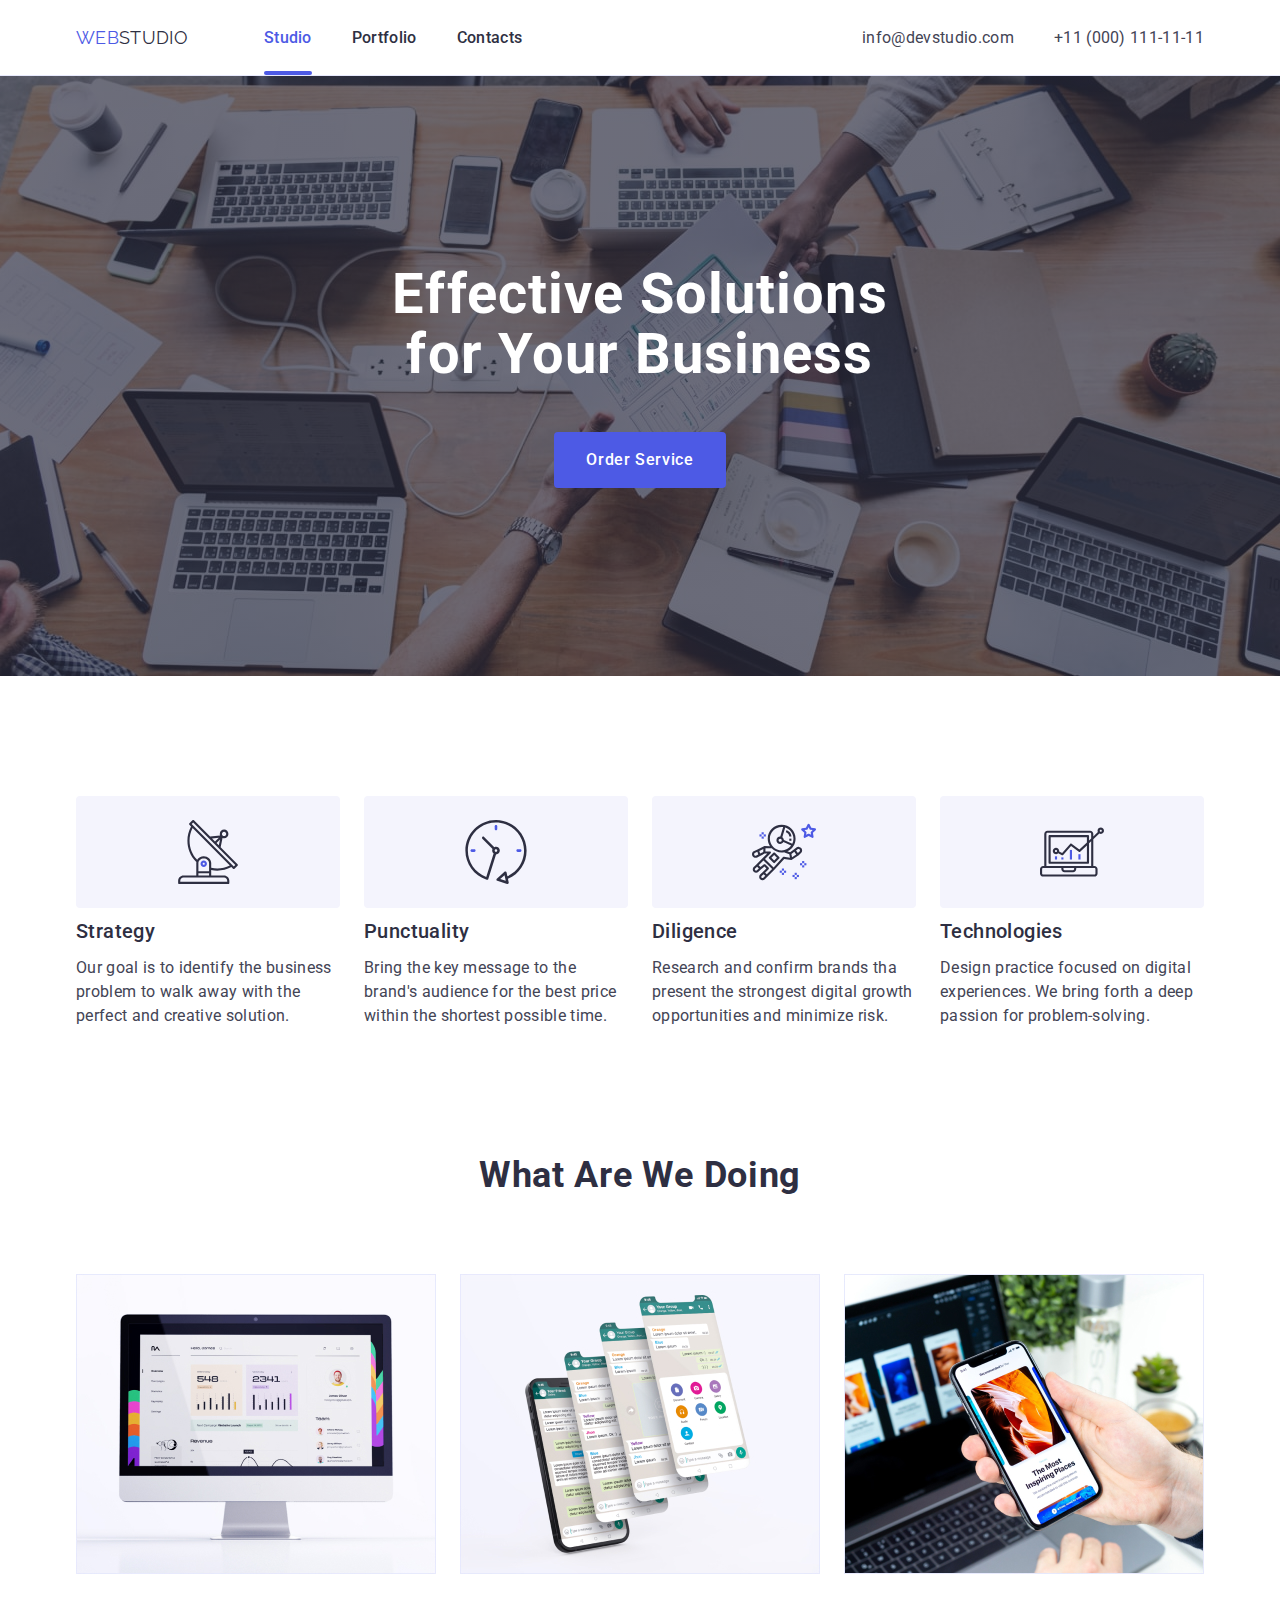
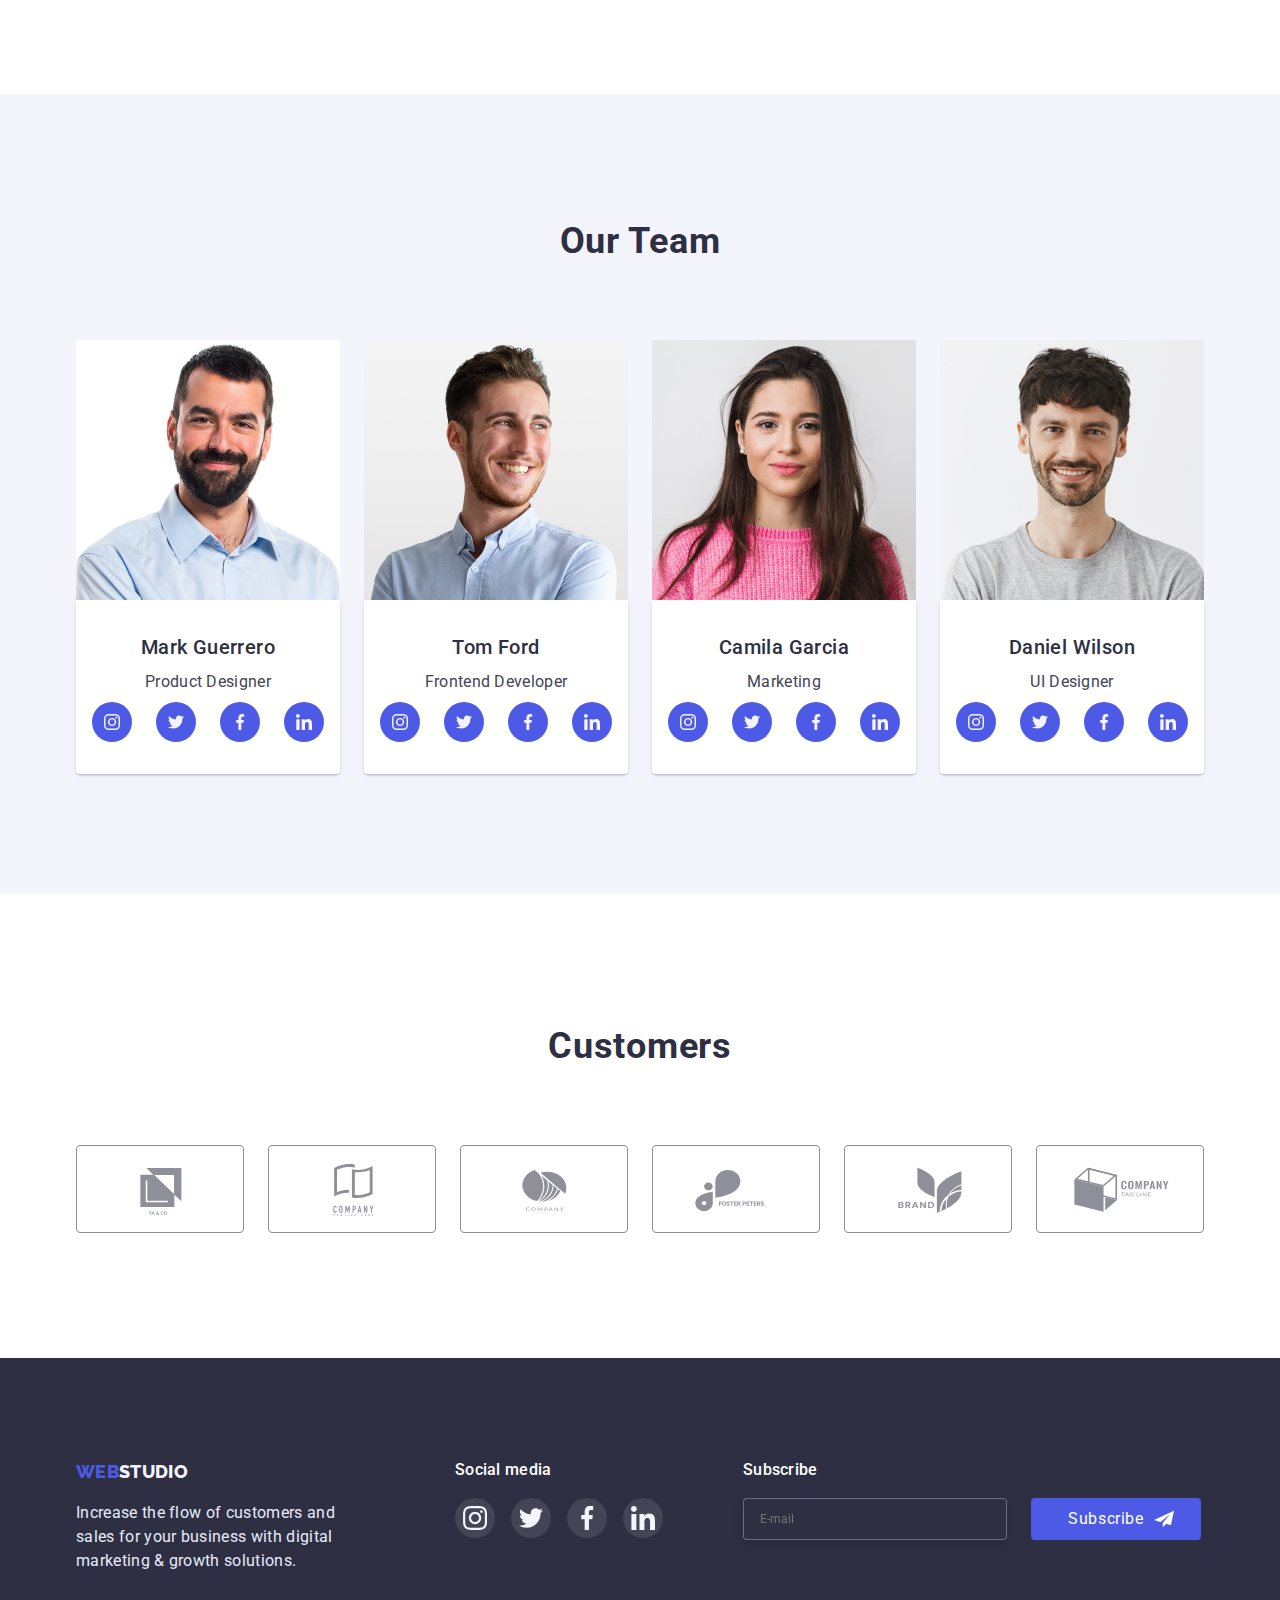
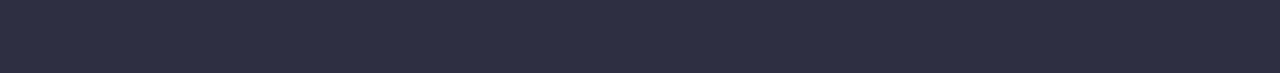
<file: index.html>
<!DOCTYPE html>
<html lang="en">
  <head>
    <meta charset="UTF-8" />
    <meta http-equiv="X-UA-Compatible" content="IE=edge" />
    <meta name="viewport" content="width=device-width, initial-scale=1.0" />
    <title>Document</title>
    <link
      href="https://fonts.googleapis.com/css2?family=Raleway:wght@800&family=Roboto:wght@400;500;700&display=swap"
      rel="stylesheet"
    />
    <link
      rel="stylesheet"
      href="https://cdnjs.cloudflare.com/ajax/libs/modern-normalize/1.1.0/modern-normalize.min.css"
    />
    <link rel="stylesheet" href="./css/style.css" />
  </head>
  <body>
    <header class="page-header">
      <div class="container header-wrap">
        <nav class="header-nav">
          <a class="logo-link" href="./index.html"
            ><span class="header-web"
              >WEB<span class="header-studio">STUDIO</span></span
            >
          </a>
          <ul class="site-nav">
            <li class="item">
              <a class="link current" href="./index.html">Studio</a>
            </li>
            <li class="item">
              <a class="link" href="./portfolio.html">Portfolio</a>
            </li>
            <li class="item"><a class="link" href="">Contacts</a></li>
          </ul>
        </nav>
        <address class="contacts-nav">
          <ul class="contacts-info">
            <li class="item">
              <a class="link" href="mailto:info@devstudio.com"
                >info@devstudio.com</a
              >
            </li>

            <li class="item">
              <a class="link" href="tel:+110001111111">+11 (000) 111-11-11</a>
            </li>
          </ul>
        </address>
      </div>
    </header>

    <!-- ------------herooo----------- -->

    <main>
      <section class="hero">
        <div class="container">
          <h1 class="hero-title">Effective Solutions for Your Business</h1>
          <button class="hero-button" type="button" data-modal-open>
            Order Service
          </button>
        </div>
      </section>
      <!-- -------------------feauters------------------ -->
      <section class="feauters">
        <div class="container">
          <h2 class="visually-hidden">company goals</h2>
          <ul class="feauters-list">
            <li class="feauters-item">
              <div class="feauters-box">
                <svg class="feauters-icon" width="64" height="64">
                  <use href="./images/sprite.svg#icon-antenna-1"></use>
                </svg>
              </div>
              <h3 class="feauters-title">Strategy</h3>
              <p class="feauters-text">
                Our goal is to identify the business problem to walk away with
                the perfect and creative solution.
              </p>
            </li>
            <li class="feauters-item">
              <div class="feauters-box">
                <svg class="feauters-icon" width="64" height="64">
                  <use href="./images/sprite.svg#icon-clock-1"></use>
                </svg>
              </div>
              <h3 class="feauters-title">Punctuality</h3>
              <p class="feauters-text">
                Bring the key message to the brand's audience for the best price
                within the shortest possible time.
              </p>
            </li>
            <li class="feauters-item">
              <div class="feauters-box">
                <svg class="feauters-icon" width="64" height="64">
                  <use href="./images/sprite.svg#icon-astronaut-1"></use>
                </svg>
              </div>
              <h3 class="feauters-title">Diligence</h3>
              <p class="feauters-text">
                Research and confirm brands tha present the strongest digital
                growth opportunities and minimize risk.
              </p>
            </li>
            <li class="feauters-item">
              <div class="feauters-box">
                <svg class="feauters-icon" width="64" height="64">
                  <use href="./images/sprite.svg#icon-diagram-1"></use>
                </svg>
              </div>
              <h3 class="feauters-title">Technologies</h3>
              <p class="feauters-text">
                Design practice focused on digital experiences. We bring forth a
                deep passion for problem-solving.
              </p>
            </li>
          </ul>
        </div>
      </section>

      <!--what are we doing-->

      <section class="active">
        <div class="container">
          <h2 class="active-title">What are we doing</h2>
          <ul class="active-list">
            <li>
              <img
                class="active-img"
                src="./images/computer.jpg"
                alt="screen computer"
                width="360"
                height="300"
              />
            </li>
            <li>
              <img
                class="active-img"
                src="./images/screens.jpg"
                alt="Phones"
                width="360"
                height="300"
              />
            </li>
            <li>
              <img
                class="active-img"
                src="./images/phone.jpg"
                alt=" Phone and notebook"
                width="360"
                height="300"
              />
            </li>
          </ul>
        </div>
      </section>

      <!--Our team-->
      <section class="team">
        <div class="container">
          <h2 class="team-title">Our Team</h2>
          <ul class="team-list">
            <li class="team-item">
              <img
                src="./images/mark.jpg"
                alt="mark"
                width="264"
                height="260"
              />
              <div class="team-card">
                <h3 class="team-heading">Mark Guerrero</h3>
                <p class="team-text">Product Designer</p>
                <!-- ul.soc-list>li.soc-item*4>a.soc-link -->
                <ul class="soc-list">
                  <li class="soc-item">
                    <a href="" class="soc-link">
                      <svg class="soc-icon" width="16" height="16">
                        <use href="./images/sprite.svg#icon-instagram-2"></use>
                      </svg>
                    </a>
                  </li>
                  <li class="soc-item">
                    <a href="" class="soc-link">
                      <svg class="soc-icon" width="16" height="16">
                        <use href="./images/sprite.svg#icon-twitter-1"></use>
                      </svg>
                    </a>
                  </li>
                  <li class="soc-item">
                    <a href="" class="soc-link">
                      <svg class="soc-icon" width="16" height="16">
                        <use href="./images/sprite.svg#icon-facebook-1"></use>
                      </svg>
                    </a>
                  </li>
                  <li class="soc-item">
                    <a href="" class="soc-link">
                      <svg class="soc-icon" width="16" height="16">
                        <use href="./images/sprite.svg#icon-linkedin-1"></use>
                      </svg>
                    </a>
                  </li>
                </ul>
              </div>
            </li>

            <li class="team-item">
              <img src="./images/tom.jpg" alt="tom" width="264" height="260" />
              <div class="team-card">
                <h3 class="team-heading">Tom Ford</h3>
                <p class="team-text">Frontend Developer</p>
                <ul class="soc-list">
                  <li class="soc-item">
                    <a href="" class="soc-link">
                      <svg class="soc-icon" width="16" height="16">
                        <use href="./images/sprite.svg#icon-instagram-2"></use>
                      </svg>
                    </a>
                  </li>
                  <li class="soc-item">
                    <a href="" class="soc-link">
                      <svg class="soc-icon" width="16" height="16">
                        <use href="./images/sprite.svg#icon-twitter-1"></use>
                      </svg>
                    </a>
                  </li>
                  <li class="soc-item">
                    <a href="" class="soc-link">
                      <svg class="soc-icon" width="16" height="16">
                        <use href="./images/sprite.svg#icon-facebook-1"></use>
                      </svg>
                    </a>
                  </li>
                  <li class="soc-item">
                    <a href="" class="soc-link">
                      <svg class="soc-icon" width="16" height="16">
                        <use href="./images/sprite.svg#icon-linkedin-1"></use>
                      </svg>
                    </a>
                  </li>
                </ul>
              </div>
            </li>

            <li class="team-item">
              <img
                src="./images/camila.jpg"
                alt="camila"
                width="264"
                height="260"
              />
              <div class="team-card">
                <h3 class="team-heading">Camila Garcia</h3>
                <p class="team-text">Marketing</p>
                <ul class="soc-list">
                  <li class="soc-item">
                    <a href="" class="soc-link">
                      <svg class="soc-icon" width="16" height="16">
                        <use href="./images/sprite.svg#icon-instagram-2"></use>
                      </svg>
                    </a>
                  </li>
                  <li class="soc-item">
                    <a href="" class="soc-link">
                      <svg class="soc-icon" width="16" height="16">
                        <use href="./images/sprite.svg#icon-twitter-1"></use>
                      </svg>
                    </a>
                  </li>
                  <li class="soc-item">
                    <a href="" class="soc-link">
                      <svg class="soc-icon" width="16" height="16">
                        <use href="./images/sprite.svg#icon-facebook-1"></use>
                      </svg>
                    </a>
                  </li>
                  <li class="soc-item">
                    <a href="" class="soc-link">
                      <svg class="soc-icon" width="16" height="16">
                        <use href="./images/sprite.svg#icon-linkedin-1"></use>
                      </svg>
                    </a>
                  </li>
                </ul>
              </div>
            </li>

            <li>
              <img
                src="./images/daniel.jpg"
                alt="daniel"
                width="264"
                height="260"
              />
              <div class="team-card">
                <h3 class="team-heading">Daniel Wilson</h3>
                <p class="team-text">UI Designer</p>
                <ul class="soc-list">
                  <li class="soc-item">
                    <a href="" class="soc-link">
                      <svg class="soc-icon" width="16" height="16">
                        <use href="./images/sprite.svg#icon-instagram-2"></use>
                      </svg>
                    </a>
                  </li>
                  <li class="soc-item">
                    <a href="" class="soc-link">
                      <svg class="soc-icon" width="16" height="16">
                        <use href="./images/sprite.svg#icon-twitter-1"></use>
                      </svg>
                    </a>
                  </li>
                  <li class="soc-item">
                    <a href="" class="soc-link">
                      <svg class="soc-icon" width="16" height="16">
                        <use href="./images/sprite.svg#icon-facebook-1"></use>
                      </svg>
                    </a>
                  </li>
                  <li class="soc-item">
                    <a href="" class="soc-link">
                      <svg class="soc-icon" width="16" height="16">
                        <use href="./images/sprite.svg#icon-linkedin-1"></use>
                      </svg>
                    </a>
                  </li>
                </ul>
              </div>
            </li>
          </ul>
        </div>
      </section>
      <!-- -------------CUSTOMERS----------------- -->
      <section class="customers">
        <div class="container">
          <h2 class="customers-title">Customers</h2>
          <ul class="customers-list">
            <li class="customers-item">
              <a href="" class="customers-link">
                <svg class="customers-icon" width="104" height="56">
                  <use href="./images/sprite.svg#icon-Logo1"></use>
                </svg>
              </a>
            </li>
            <li class="customers-item">
              <a href="" class="customers-link">
                <svg class="customers-icon" width="104" height="56">
                  <use href="./images/sprite.svg#icon-Logo2"></use>
                </svg>
              </a>
            </li>
            <li class="customers-item">
              <a href="" class="customers-link">
                <svg class="customers-icon" width="104" height="56">
                  <use href="./images/sprite.svg#icon-Logo3"></use>
                </svg>
              </a>
            </li>
            <li class="customers-item">
              <a href="" class="customers-link">
                <svg class="customers-icon" width="104" height="56">
                  <use href="./images/sprite.svg#icon-Logo4"></use>
                </svg>
              </a>
            </li>
            <li class="customers-item">
              <a href="" class="customers-link">
                <svg class="customers-icon" width="104" height="56">
                  <use href="./images/sprite.svg#icon-Logo5"></use>
                </svg>
              </a>
            </li>
            <li class="customers-item">
              <a href="" class="customers-link">
                <svg class="customers-icon" width="104" height="56">
                  <use href="./images/sprite.svg#icon-Logo6"></use>
                </svg>
              </a>
            </li>
          </ul>
        </div>
      </section>
    </main>
    <!-- --------------------FOOTER------------------------- -->
    <footer class="page-footer">
      <div class="container footer-address">
        <div class="logo-text">
          <a class="link" href="./index.html"
            ><span class="footer-web"
              >WEB<span class="footer-studio">STUDIO</span></span
            >
          </a>
          <p class="footer-text">
            Increase the flow of customers and <br />
            sales for your business with digital <br />
            marketing & growth solutions.
          </p>
        </div>
        <div class="footer-soc">
          <p class="footer-soc-text">Social media</p>
          <ul class="footer-soc-list">
            <li class="footer-soc-item">
              <a class="footer-soc-link" href="">
                <svg width="24" height="24">
                  <use href="./images/sprite.svg#icon-instagram-2"></use>
                </svg>
              </a>
            </li>
            <li class="footer-soc-item">
              <a class="footer-soc-link" href="">
                <svg width="24" height="24">
                  <use href="./images/sprite.svg#icon-twitter-1"></use>
                </svg>
              </a>
            </li>
            <li class="footer-soc-item">
              <a class="footer-soc-link" href="">
                <svg width="24" height="24">
                  <use href="./images/sprite.svg#icon-facebook-1"></use>
                </svg>
              </a>
            </li>
            <li class="footer-soc-item">
              <a class="footer-soc-link" href="">
                <svg width="24" height="24">
                  <use href="./images/sprite.svg#icon-linkedin-1"></use>
                </svg>
              </a>
            </li>
          </ul>
        </div>
        <div class="subscribe-box">
          <p class="footer-soc-text">Subscribe</p>
          <form class="subscribe-form">
            <label class="subscribe-label">
              <input
                class="subscribe-input"
                type="email"
                name="email"
                placeholder="E-mail"
              />
            </label>
            <button class="subscribe-button" type="submit">Subscribe</button>
          </form>
        </div>
      </div>
    </footer>

    <!-- ------------------------BACKDROP------------------------ -->

    <div class="backdrop is-hidden" data-modal>
      <div class="modal">
        <button type="button" class="close-btn" data-modal-close>
          <svg width="8" height="8">
            <use href="./images/sprite.svg#icon-close"></use>
          </svg>
        </button>
        <p class="modal-text">Leave your contacts and we will call you back</p>
        <form class="modal-form">
          <label class="text-input" for="user">Name</label>
          <div class="input-wrap">
            <input
              class="modal-input"
              type="text"
              name="user"
              id="user"
              required
            />
            <svg class="modal-icon" width="18" height="18">
              <use href="./images/sprite.svg#icon-person-black"></use>
            </svg>
          </div>

          <label class="text-input" for="user1">Phone</label>
          <div class="input-wrap">
            <input class="modal-input" type="tel" id="user1" />
            <svg class="modal-icon" width="18" height="24">
              <use href="./images/sprite.svg#icon-phone-black"></use>
            </svg>
          </div>

          <label class="text-input" for="user2">Email</label>
          <div class="input-wrap">
            <input class="modal-input" type="email" id="user2" />
            <svg class="modal-icon" width="18" height="24">
              <use href="./images/sprite.svg#icon-email-black"></use>
            </svg>
          </div>

          <label class="text-input" for="user3">Comment</label>
          <textarea
            class="comment-textarea"
            name="comment"
            id="user3"
            placeholder="Text input"
          ></textarea>

          <div class="check-box">
            <label class="check-label" for="user4">
              <input
                class="check-input visually-hidden"
                type="checkbox"
                id="user4"
                value="true"
              />
              <p class="check-text">
                I accept the terms and conditions of the&nbsp
                <a class="agreemant" href="">Privacy Policy</a>
              </p>
            </label>
          </div>
          <button class="modal-btn" type="submit">Send</button>

          <!-- <textarea name="Comment" cols="30"></textarea> -->
        </form>
      </div>
    </div>

    <script src="./js/modal.js"></script>
  </body>
</html>
</file>
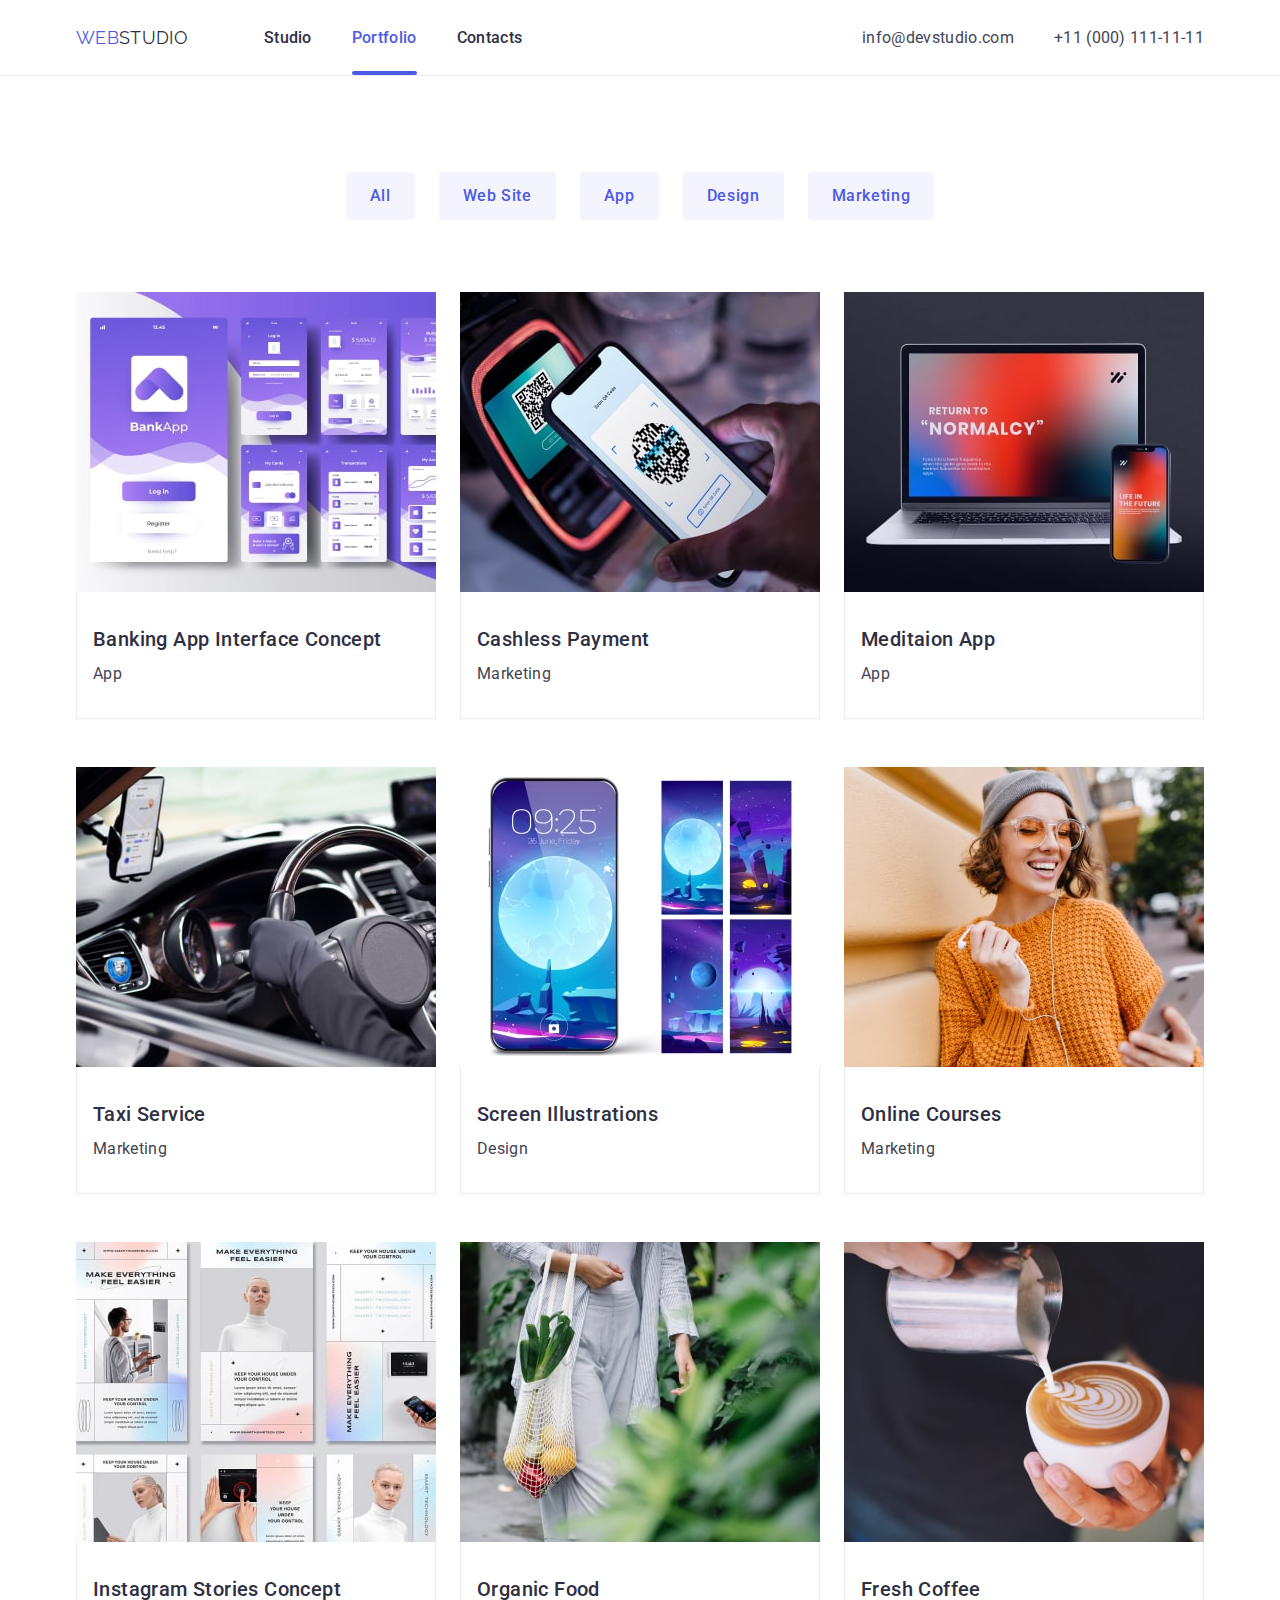
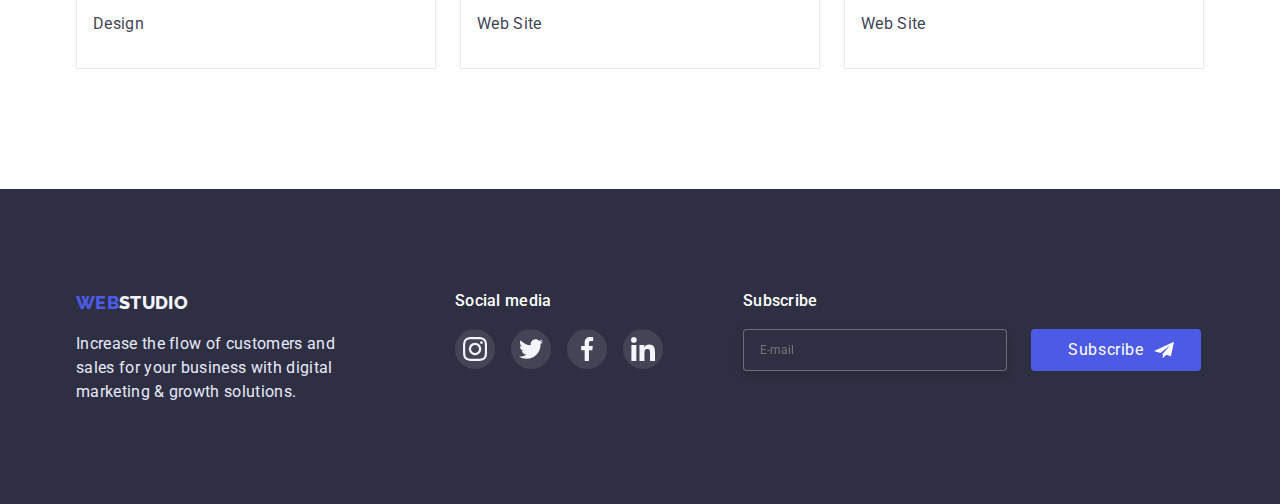
<file: portfolio.html>
<!DOCTYPE html>
<html lang="en">
  <head>
    <meta charset="UTF-8" />
    <meta http-equiv="X-UA-Compatible" content="IE=edge" />
    <meta name="viewport" content="width=device-width, initial-scale=1.0" />
    <title>Portfolio</title>
    <link
      href="https://fonts.googleapis.com/css2?family=Raleway:wght@800&family=Roboto:wght@400;500;700&display=swap"
      rel="stylesheet"
    />
    <link
      rel="stylesheet"
      href="https://cdnjs.cloudflare.com/ajax/libs/modern-normalize/1.1.0/modern-normalize.min.css"
    />
    <link rel="stylesheet" href="./css/style.css" />
  </head>
  <body>
    <header class="page-header">
      <div class="container header-wrap">
        <nav class="header-nav">
          <a class="logo-link" href="./index.html"
            ><span class="header-web"
              >WEB<span class="header-studio">STUDIO</span></span
            >
          </a>
          <ul class="site-nav">
            <li class="item">
              <a class="link" href="./index.html">Studio</a>
            </li>
            <li class="item">
              <a class="link current" href="./portfolio.html">Portfolio</a>
            </li>
            <li class="item"><a class="link" href="">Contacts</a></li>
          </ul>
        </nav>
        <address class="contacts-nav">
          <ul class="contacts-info">
            <li class="item">
              <a class="link" href="mailto:info@devstudio.com"
                >info@devstudio.com</a
              >
            </li>

            <li class="item">
              <a class="link" href="tel:+110001111111">+11 (000) 111-11-11</a>
            </li>
          </ul>
        </address>
      </div>
    </header>

    <main>
      <section class="portfolio">
        <div class="container">
          <ul class="buttons">
            <li class="buttons-item">
              <button class="buttons-list" type="button">All</button>
            </li>
            <li class="buttons-item">
              <button class="buttons-list" type="button">Web Site</button>
            </li>
            <li class="buttons-item">
              <button class="buttons-list" type="button">App</button>
            </li>
            <li class="buttons-item">
              <button class="buttons-list" type="button">Design</button>
            </li>
            <li class="buttons-item">
              <button class="buttons-list" type="button">Marketing</button>
            </li>
          </ul>

          <h1 class="visually-hidden">portfolio</h1>
          <h2 class="visually-hidden">portfolio works</h2>
          <ul class="potfolio-list">
            <li class="portfolio-item">
              <a class="portfolio-link" href="">
                <div class="overlay">
                  <img
                    src="./images/bankapp.jpg"
                    alt="app"
                    width="360"
                    height="300"
                  />

                  <p class="overlay-text">
                    14 Stylish and User-Friendly App Design Concepts · Task
                    Manager App · Calorie Tracker App · Exotic Fruit Ecommerce
                    App · Cloud Storage App
                  </p>
                </div>
                <div class="portfolio-card">
                  <h3 class="portfolio-title">Banking App Interface Concept</h3>
                  <p class="portfolio-text">App</p>
                </div>
              </a>
            </li>
            <li class="portfolio-item">
              <a class="portfolio-link" href="">
                <div class="overlay">
                  <img
                    src="./images/payment.jpg"
                    alt="cashless"
                    width="360"
                    height="300"
                  />

                  <p class="overlay-text">
                    14 Stylish and User-Friendly App Design Concepts · Task
                    Manager App · Calorie Tracker App · Exotic Fruit Ecommerce
                    App · Cloud Storage App
                  </p>
                </div>
                <div class="portfolio-card">
                  <h3 class="portfolio-title">Cashless Payment</h3>
                  <p class="portfolio-text">Marketing</p>
                </div>
              </a>
            </li>
            <li class="portfolio-item">
              <a class="portfolio-link" href="">
                <div class="overlay">
                  <img
                    src="./images/meditaion.jpg"
                    alt="computer"
                    width="360"
                    height="300"
                  />

                  <p class="overlay-text">
                    14 Stylish and User-Friendly App Design Concepts · Task
                    Manager App · Calorie Tracker App · Exotic Fruit Ecommerce
                    App · Cloud Storage App
                  </p>
                </div>
                <div class="portfolio-card">
                  <h3 class="portfolio-title">Meditaion App</h3>
                  <p class="portfolio-text">App</p>
                </div>
              </a>
            </li>
            <li class="portfolio-item">
              <a class="portfolio-link" href="">
                <div class="overlay">
                  <img
                    src="./images/taxiservice.jpg"
                    alt="taxi"
                    width="360"
                    height="300"
                  />

                  <p class="overlay-text">
                    14 Stylish and User-Friendly App Design Concepts · Task
                    Manager App · Calorie Tracker App · Exotic Fruit Ecommerce
                    App · Cloud Storage App
                  </p>
                </div>
                <div class="portfolio-card">
                  <h3 class="portfolio-title">Taxi Service</h3>
                  <p class="portfolio-text">Marketing</p>
                </div>
              </a>
            </li>
            <li class="portfolio-item">
              <a class="portfolio-link" href="">
                <div class="overlay">
                  <img
                    src="./images/screen-ilustration.jpg"
                    alt="screen"
                    width="360"
                    height="300"
                  />

                  <p class="overlay-text">
                    14 Stylish and User-Friendly App Design Concepts · Task
                    Manager App · Calorie Tracker App · Exotic Fruit Ecommerce
                    App · Cloud Storage App
                  </p>
                </div>
                <div class="portfolio-card">
                  <h3 class="portfolio-title">Screen Illustrations</h3>
                  <p class="portfolio-text">Design</p>
                </div>
              </a>
            </li>
            <li class="portfolio-item">
              <a class="portfolio-link" href="">
                <div class="overlay">
                  <img
                    src="./images/online-courses.jpg"
                    alt="girl"
                    width="360"
                    height="300"
                  />

                  <p class="overlay-text">
                    14 Stylish and User-Friendly App Design Concepts · Task
                    Manager App · Calorie Tracker App · Exotic Fruit Ecommerce
                    App · Cloud Storage App
                  </p>
                </div>
                <div class="portfolio-card">
                  <h3 class="portfolio-title">Online Courses</h3>
                  <p class="portfolio-text">Marketing</p>
                </div>
              </a>
            </li>
            <li class="portfolio-item">
              <a class="portfolio-link" href="">
                <div class="overlay">
                  <img
                    src="./images/inst-stories.jpg"
                    alt="stories"
                    width="360"
                    height="300"
                  />

                  <p class="overlay-text">
                    14 Stylish and User-Friendly App Design Concepts · Task
                    Manager App · Calorie Tracker App · Exotic Fruit Ecommerce
                    App · Cloud Storage App
                  </p>
                </div>
                <div class="portfolio-card">
                  <h3 class="portfolio-title">Instagram Stories Concept</h3>
                  <p class="portfolio-text">Design</p>
                </div>
              </a>
            </li>
            <li class="portfolio-item">
              <a class="portfolio-link" href="">
                <div class="overlay">
                  <img
                    src="./images/organic-food.jpg"
                    alt="fruit"
                    width="360"
                    height="300"
                  />

                  <p class="overlay-text">
                    14 Stylish and User-Friendly App Design Concepts · Task
                    Manager App · Calorie Tracker App · Exotic Fruit Ecommerce
                    App · Cloud Storage App
                  </p>
                </div>
                <div class="portfolio-card">
                  <h3 class="portfolio-title">Organic Food</h3>
                  <p class="portfolio-text">Web Site</p>
                </div>
              </a>
            </li>
            <li class="portfolio-item">
              <a class="portfolio-link" href="">
                <div class="overlay">
                  <img
                    src="./images/fresh-coffee.jpg"
                    alt="cofee"
                    width="360"
                    height="300"
                  />

                  <p class="overlay-text">
                    14 Stylish and User-Friendly App Design Concepts · Task
                    Manager App · Calorie Tracker App · Exotic Fruit Ecommerce
                    App · Cloud Storage App
                  </p>
                </div>
                <div class="portfolio-card">
                  <h3 class="portfolio-title">Fresh Coffee</h3>
                  <p class="portfolio-text">Web Site</p>
                </div>
              </a>
            </li>
          </ul>
        </div>
      </section>
    </main>

    <footer class="page-footer">
      <div class="container footer-address">
        <div class="logo-text">
          <a class="link" href="./index.html"
            ><span class="footer-web"
              >WEB<span class="footer-studio">STUDIO</span></span
            >
          </a>
          <p class="footer-text">
            Increase the flow of customers and <br />
            sales for your business with digital <br />
            marketing & growth solutions.
          </p>
        </div>
        <div class="footer-soc">
          <p class="footer-soc-text">Social media</p>
          <ul class="footer-soc-list">
            <li class="footer-soc-item">
              <a class="footer-soc-link" href="">
                <svg width="24" height="24">
                  <use href="./images/sprite.svg#icon-instagram-2"></use>
                </svg>
              </a>
            </li>
            <li class="footer-soc-item">
              <a class="footer-soc-link" href="">
                <svg width="24" height="24">
                  <use href="./images/sprite.svg#icon-twitter-1"></use>
                </svg>
              </a>
            </li>
            <li class="footer-soc-item">
              <a class="footer-soc-link" href="">
                <svg width="24" height="24">
                  <use href="./images/sprite.svg#icon-facebook-1"></use>
                </svg>
              </a>
            </li>
            <li class="footer-soc-item">
              <a class="footer-soc-link" href="">
                <svg width="24" height="24">
                  <use href="./images/sprite.svg#icon-linkedin-1"></use>
                </svg>
              </a>
            </li>
          </ul>
        </div>
        <div class="subscribe-box">
          <p class="footer-soc-text">Subscribe</p>
          <form class="subscribe-form">
            <label class="subscribe-label">
              <input
                class="subscribe-input"
                type="email"
                name="email"
                placeholder="E-mail"
              />
            </label>
            <button class="subscribe-button" type="submit">Subscribe</button>
          </form>
        </div>
      </div>
    </footer>
  </body>
</html>
</file>
<file: css/style.css>
.visually-hidden {
    position: absolute;
    width: 1px;
    height: 1px;
    margin: -1px;
    border: 0;
    padding: 0;

    white-space: nowrap;
    clip-path: inset(100%);
    clip: rect(0 0 0 0);
    overflow: hidden;
}

:root {
   --background-color:#FFFFFF;
   --basic-color: #2E2F42;
   --secondary-color: #434455;
   --color-iris: #4D5AE5;
   --color-cloud: #F4F4FD;
   --font-basic: 'Roboto', sans-serif;
   --font-secondary: 'Raleway', sans-serif;
   --background-icon: rgba(64, 75, 191, 1);
   --timing-function: cubic-bezier(0.4, 0, 0.2, 1);
   --overlay-color: rgba(77, 90, 229, 1)

   
}

body {
    background-color: var(--background-color);
    color: var(--basic-color);
    font-family: var(--font-basic);
    font-size: 16px;
    letter-spacing: 0.02em;
    
}
a {
    text-decoration: none;
}
ul,ol  {
    list-style: none;
    margin-top: 0;
    margin-bottom: 0;
    padding-left: 0;
}
h1,h2,h3,h4,p {
    margin-top: 0;
    margin-bottom: 0;
}
button{
    cursor: pointer;
    font-family: inherit;
}
img {
    display: block;
    
}
.container {
    margin-bottom: 0;
    margin-top: 0;
    margin-right: auto;
    margin-left: auto;
    width: 1158px;
    padding-left: 15px;
    padding-right: 15px;
   
}

 /* ------------------------site header -----------------*/
 
/* .page-header {
    position: fixed;
    width: 100%;
    background-color: #ffffff;
    
} */
.page-header {
    height: 76px;
}



  
  .header-wrap {
    display: flex;
    align-items: center;
  }
.header-nav {
    display: flex;
    align-items: center;
}
     
   
 .logo-link {
    
    font-family: var(--font-secondary);
    font-size: 18px;
    line-height: 1.5;
    padding: 24px 0;
 }
 .header-web {
    color: var(--color-iris);
 }
 .header-studio {
    color: var(--basic-color)

 }
 /* ------------------main-nav---------------- */
 

 .site-nav {
    display: flex;
    margin-left: 76px;
    
 }
 
 .site-nav .link.current {
    
    color: var(--color-iris);
    
}
.site-nav .link.current::after{
   
    position: absolute;
    left: 0;
    bottom: 0;
        
    content: '';
    display: block;
    width: 100%;
    height: 4px;
    background-color: var(--color-iris);
    border-radius: 2px;
    transition: 250ms var(--timing-function); 

}

.site-nav .item + .item {
    margin-left: 40px;
}


 .site-nav .link {
    position: relative;
    
    padding-top: 24px;
    padding-bottom: 28px;

    color: #2E2F42; 
    line-height: 1.5;
    font-size: 16px;
    font-weight: 500;

    transition-timing-function: var(--timing-function);
    transition-duration: 250ms;
    transition-property: color;
    
 }
.site-nav .link:hover,
.site-nav .link:focus,
.site-nav .link:active {

    color: var(--color-iris);

  }



   .site-nav .link:hover::after {
    
    transform: scaleX(0.8);

   }
  

 .contacts-info {
    display: flex;
 }
 .contacts-nav {
    margin-left: auto;
 }
 .contacts-info .item + .item {
    margin-left: 40px;
 }
 
 .contacts-info .link {
    font-style: normal;
    font-weight: 400;
    font-size: 16px;
    line-height: 1.5;
    color: var(--secondary-color);

    padding: 24px 0;

    transition-timing-function: var(--timing-function);
    transition-duration: 250ms;
    transition-property: color;
 }
  .contacts-info .link:hover,
  .contacts-info .link:focus {
      color: #4D5AE5;
  }



 /* -------------section hero-------------- */
 .hero {
    background-color: var(--basic-color);
    padding: 188px 0 188px 0;
    height: 600px;
    max-width: 1440px;
    margin-left: auto;
    margin-right: auto;
    background-image: linear-gradient(rgba(46, 47, 66, 0.7),rgba(46, 47, 66, 0.7)),
    url(../images/people-office.jpg);
    background-size: cover;
    background-position: center;
    background-repeat: no-repeat;

 }



 .hero-title {
    color: var(--background-color);

    font-weight: 700;
    font-size: 56px;
    line-height: calc(60 / 56);
    text-align: center;
    letter-spacing: 0.02em;
    width: 500px;

    margin: 0 auto 48px;
    
    
 }

 .hero-button {
    background-color: var(--color-iris);
    border: none;
    color: #ffffff;

    font-weight: 500;
    font-size: 16px;
    line-height: 1.5;
    letter-spacing: 0.04em;

    
    display: block;
    margin: 0 auto;
    border-radius: 4px;
    padding: 16px 32px;

    transition-timing-function: var(--timing-function);
    transition-duration: 250ms;
    transition-property: background-color;
 }
 .hero-button:hover,
 .hero-button:focus {
    background-color: #404BBF;
 }
 /* ------------feauters section -----------*/


 /* ----------------svg img--------------- */
 .icon-list {
    display: flex;
    justify-content: center;
    gap: 24px;
    margin-bottom: 8px;
 }


 .feauters-icon {
    display: block;
    width: 64px;
    height: 64px;
    display: block;
 }
.feauters-box {
    width: 264px;
    height: 112px;
    background: #F4F4FD;
    border-radius: 4px;
    display: flex;
    align-items: center;
    justify-content: center;
    margin-bottom: 8px;

}

 .feauters-list {
    display: flex;
    justify-content: space-between;
    gap: 24px;
 }
 .feauters-item {
    width: 264px;
 }
 .feauters-title {
    color: var(--basic-color);
    font-weight: 500;
    font-size: 20px;
    line-height: 1.5;
    letter-spacing: 0.02em;

    margin-bottom: 10px;
    

 }
 .feauters-text {
    color:var(--secondary-color);
    font-weight: 400;
    font-size: 16px;
    line-height: calc(24 / 16);
    letter-spacing: 0.02em;

 }
 .feauters {
    padding: 120px 0;
 }

 /* --------------active --------------------*/
.active-title {
    color: var(--basic-color);
    font-weight: 700;
     font-size: 36px;
    line-height: 1.5;
    letter-spacing: 0.02em;
    text-align: center;
    text-transform: capitalize;
    margin-bottom: 72px;
}
.active-list {
display: flex;
gap: 24px;
}
.active {
    padding-bottom: 120px;

    
}

/*------------------- our team -----------------------*/
.team {
    background-color: var(--color-cloud);
    padding-top: 120px;
    padding-bottom: 120px;
}

.team-title {
    color: var(--basic-color);

    font-weight: 700;
    font-size: 36px;
    line-height: 1.5;
    letter-spacing: 0.02em;
    text-align: center;

    margin-bottom: 72px;
}
.team-heading {
    color: var(--basic-color);

    font-weight: 500;
    font-size: 20px;
    line-height: 1.5;
    letter-spacing: 0.02em;
    
    margin-bottom: 8px;
        
    }
.team-text {
    color: var(--secondary-color);
    line-height: 1.5;
    margin-bottom: 8px;
    
    

}
.team-item:not(:last-child) {
    margin-right: 24px;
}

.team-card {
    background-color: var(--background-color);
    box-shadow: 0px 1px 6px rgba(46, 47, 66, 0.08), 0px 1px 1px rgba(46, 47, 66, 0.16), 0px 2px 1px rgba(46, 47, 66, 0.08);
    text-align: center;
    width: 264px;
    padding: 32px 0;
    border-radius: 0px 0px 4px 4px;
}

.team-list {
    display: flex;
}
.soc-list {
    display: flex;
    justify-content: center;
    gap: 24px;
}

.soc-item {
    width: 40px;
    height: 40px;
}

.soc-link {
    width: 100%;
    height: 100%;
    border-radius: 50%;
    display: flex;
    justify-content: center;
    align-items: center;
    background-color: var(--color-iris);

    transition-timing-function: var(--timing-function);
    transition-duration: 250ms;
    transition-property: background-color;
}
.soc-link:hover,
.soc-link:focus {
    background-color: #404BBF;
}

/* ---------------CUSTOMERS -----------------*/
.customers {
    padding-top: 125px;
    padding-bottom: 125px;
}
.customers-title {
    color: var(--basic-color);
    
    font-weight: 700;
    font-size: 36px;
    line-height: 1.5;
    letter-spacing: 0.02em;
    text-align: center;

    margin-bottom: 72px;
}

.customers-list {
    display: flex;
    justify-content: center;
    gap: 24px;

}

.customers-item {
   width: 168px;
   height: 88px;
   
}

.customers-link {
    display: inline-block;

    width: 100%;
    height: 100%;
    color: #8E8F99;
    border: 1px solid currentColor;
    border-radius: 4px;

    display: flex;
    justify-content: center;
    align-items: center;

    transition-timing-function: var(--timing-function);
    transition-duration: 250ms;
    transition-property: color;
}
.customers-link:is(:hover, :focus) {
    color: #404BBF;
}


.customers-icon {
    fill: currentColor;
}

/* -----------PORTFOLIO-------------- */

.page-header {
    border-bottom: 1px solid #E7E9FC;
}

.portfolio {
    padding-top: 96px;
    padding-bottom: 120px;
}
.buttons {
    display: flex;
    justify-content: center;
    margin-bottom: 72px;
    
    
}
.buttons-item:not(:last-child) {
    margin-right: 24px;
}

.buttons-list {
    background-color: var(--color-cloud);
    color: var(--color-iris);

    font-weight: 500;
    font-size: 16px;
    line-height: 1.5;
    letter-spacing: 0.04em;
    font-family: var(--font-basic);
    border-radius: 4px;
    border: none;

    padding: 12px 24px;

    transition-timing-function: var(--timing-function);
    transition-duration: 250ms;
    transition-property: box-shadow, background-color, color;
    
    
    
}
.buttons-list:hover,
.buttons-list:focus {
    background-color: #404BBF;
    color: #FFFFFF;
    box-shadow: 2px 2px 5px 2px rgba(0, 0, 0, 0.145);
}

.potfolio-list {
    display: flex;
    flex-wrap: wrap;
    
}


.portfolio-item {
    
    width: 360px;
    margin-right: 24px;
    margin-bottom: 48px;
}



.portfolio-link {
    position: relative;
    display: block;
    transition-timing-function: var(--timing-function);
    transition-duration: 250ms;
    transition-property: box-shadow;
}
.portfolio-link:is(:hover, :focus) {
    box-shadow: 0px 10px 10px rgba(46, 47, 66, 0.08), 0px 1px 1px rgba(46, 47, 66, 0.16), 0px 2px 1px rgba(46, 47, 66, 0.08);
    
}

.overlay {
    position: relative;
    overflow: hidden;
}

.overlay-text {
    position: absolute;
    top: 0;
    left: 0;

    font-weight: 400;
    font-size: 16px;
    line-height: 1.5;
    letter-spacing: 0.02em;
    color: rgba(244, 244, 253, 1);
    background-color: rgba(77, 90, 229, 0.9);
    height: 100%;

    transform: translateY(100%);
    transition-timing-function: var(--timing-function);
    transition-duration: 250ms;
    transition-property: transform;

    padding: 40px 32px 164px;
}
.portfolio-link:is(:hover,:focus) .overlay-text {
    transform: translateY(0);
}



.portfolio-item:nth-child(3n) {
    margin-right: 0;
}
.portfolio-item:nth-last-child(-n + 3) {
    margin-bottom: 0;
}

.portfolio-title {
color: var(--basic-color);
font-weight: 500;
font-size: 20px;
line-height: 1.5;
letter-spacing: 0.02em;

}

.portfolio-text {
 
    line-height: 1.5;
    color: var(--secondary-color);
    margin-top: 8px;
   
}
.portfolio-card {
    border: 1px solid #E7E9FC;
    padding: 32px 16px;
    border-top: 0;
}


/* ---------------FOOTER--------------- */


.page-footer {
    background-color: var(--basic-color);
   padding: 100px 0 ;
   
    
}
.page-footer .link {
    font-family: var(--font-secondary);
    font-weight: 800;
    font-size: 18px;
    line-height: 1.5;
    
    
}
.footer-web {
    color: var(--color-iris);
}
.footer-studio {
    color: var(--color-cloud);
    
}
.footer-text {
    color: #E7E9FC;

    font-weight: 400;
    font-size: 16px;
    letter-spacing: 0.02em;
    line-height: 1.5;
    margin-top: 16px;
}
.footer-soc-text {
    font-weight: 500;
    font-size: 16px;
    line-height: 1.5;
    letter-spacing: 0.02em;
    color: #FFFFFF;

    margin-bottom: 16px;
}
.footer-address {
    display: flex;

}
.footer-soc {
    margin-left: 120px;
}
.footer-soc-list {
    display: flex;
    gap: 16px;
   
    
}

.footer-soc-item {
    width: 40px;
    height: 40px;
}

.footer-soc-link {
    display: inline-block;
    width: 100%;
    height: 100%;
    border-radius: 50%;
    background-color: rgba(255, 255, 255, 0.1);
    display: flex;
    justify-content: center;
    align-items: center;

    transition-property: background-color;
    transition-timing-function: var(--timing-function);
    transition-duration: 250ms;
    
}
.footer-soc-link:is(:hover, :focus) {
    background-color: #31D0AA;
}

.subscribe-box {
    margin-left: 80px;

}

.subscribe-form {
    display: flex;
    gap: 24px;

}

/* .subscribe-label {
    
} */
.subscribe-input {
    display: block;
    width: 264px;

    padding-top: 8px;
    padding-bottom: 8px;
    padding-left: 16px;
    padding-right: auto;

    font-weight: 400;
    font-size: 12px;
    line-height: 2;


    border: 1px solid rgba(255, 255, 255, 0.3);
    filter: drop-shadow(0px 4px 4px rgba(0, 0, 0, 0.15));
    border-radius: 4px;
    background-color: rgba(46, 47, 66, 1);
    color: rgba(255, 255, 255, 0.6);

}

.subscribe-button {
    display: flex;
    justify-content: center;
    align-items: center;
    width: 170px;

    padding: 8px 10px 8px 24px;

    letter-spacing: 0.04em;
    color: #FFFFFF;

    background-color: #4D5AE5;
    border-radius: 4px;
    border: none;

    transition-timing-function: var(--timing-function);
    transition-duration: 250ms;
    transition-property: background-color;
}

.subscribe-button::after {
    content: "";
    display: block;
    width: 24px;
    height: 20px;
    background-image: url(../images/Frame.svg);
    background-size: contain;
    background-repeat: no-repeat;
    margin-left: 10px;

}

.subscribe-button:is(:hover, :focus) {
    background-color: #404BBF;

}


/* -------------------------BACKDROP-------------------- */



.backdrop {
    position: fixed;
    top: 0;
    left: 0;
    width: 100%;
    height: 100%;
    background-color:rgba(46, 47, 66, 0.4);

    transition-timing-function: var(--timing-function);
    transition-duration: 250ms;
    transition-property: opacity,transform;
}

.backdrop.is-hidden {
    opacity: 0;
    pointer-events: none;
}
.modal {
    position: absolute;
    top: 50%;
    left: 50%;
    transform: translate(-50%, -50%);

    width: 408px;
    height: 576px;
    background-color: rgba(252, 252, 252, 1);

    padding: 72px 24px 24px;

}
.close-btn {
    position: absolute;
    top: 24px;
    right: 24px;

    width: 24px;
    height: 24px;
    background: #E7E9FC;
    border: 1px solid rgba(0, 0, 0, 0.1);
    border-radius: 50%;
    
    display: flex;
    align-items: center;
    justify-content: center;

    transition-timing-function: var(--timing-function);
    transition-duration: 250ms;
    transition-property: background-color, fill;

    
    
}
.close-btn:is(:hover, :focus) {
   
    background-color: rgba(64, 75, 191, 1);
    fill: #ffffff;
    
}

.modal-text {
    display:block;

    
    font-weight: 500;
    font-size: 16px;
    line-height: 1.5;
    text-align: center;
    letter-spacing: 0.02em;
    color: #2E2F42;

    margin-top: 0;
    margin-bottom: 16px;

}

.input-wrap {
    position: relative;
}
.modal-input {
    display: inline-block;
    width: 100%;
    height: 40px;
   

    font-size: 13px;
    line-height: 1.5;
    letter-spacing: 0.02em;
    color: black;
    

    border: 1px solid rgba(33, 33, 33, 0.2);
    border-radius: 4px;
    outline: transparent;

    padding-left: 38px;
    transition-property: border-color;
}

.modal-input:focus {

border-color: rgba(77, 90, 229, 1);

}

.modal-input:focus + .modal-icon {

fill: rgba(77, 90, 229, 1);
}

.text-input {
    display: block;
    /* position: relative; */
    margin-bottom: 4px;
    margin-top: 8px;

    font-weight: 400;
    font-size: 12px;
    line-height: 1.16;
    letter-spacing: 0.04em;
    color: #8E8F99;
}

.text-input:first-child {
    margin-top: 0;
}

.modal-icon {
    position: absolute;
    top: 50%;
    left: 16px;
    transform: translateY(-50%);
    transition-property: fill;
    
}
.comment-textarea {
    resize: none;
    outline: transparent;

    width: 100%;
    min-height: 120px;
    border: 1px solid rgba(33, 33, 33, 0.2);
    border-radius: 4px;
    

    font-size: 13px;
    line-height: 1.5;
    letter-spacing: 0.02em;
    color: black;

    padding-top: 8px;
    padding-left: 16px;
    margin-bottom: 16px;
    
}

.comment-textarea:focus {

    border-color: rgba(77, 90, 229, 1);
}


.comment-textarea::placeholder {
    font-weight: 400;
    font-size: 12px;
    line-height: 1.16;
    letter-spacing: 0.04em;
    color: rgba(117, 117, 117, 0.5);
}



.check-box {
    display: flex;
    margin-top: 0;
    margin-bottom: 24px;
}


.check-text::before {
    content: "";
    
    width: 16px;
    height: 16px;
    border: 1.25px solid #2E2F42;
    border-radius: 2px;
    margin-right: 8px;
    
    
}


.check-input:checked + .check-text::before {

    background-color: rgba(64, 75, 191, 1);
    background-image: url(../images/Vector.svg);
    background-position: center;
    background-repeat: no-repeat;
    border: transparent;

}

.check-text {
    display: flex;
    align-items: center;
    justify-content: center;

    font-weight: 400;
    font-size: 12px;
    line-height: 14px;
    letter-spacing: 0.04em;
    color: #757575;
}
.agreemant {
    text-decoration: underline;
    color: #4D5AE5;
}

.modal-btn {
    display: block;
    padding: 16px 32px;
    margin: 0 auto;
    
    min-width: 169px;
    /* height: 56px; */
    background: var(--color-iris);
    
    border-radius: 4px;
    border: none;

    color: #FFFFFF;
    font-weight: 500;
    font-size: 16px;
    line-height: 1.5;

    transition-timing-function: var(--timing-function);
    transition-duration: 250ms;
    transition-property: box-shadow, background-color
}

.modal-btn:is(:hover) {
    background-color: #404BBF;
    box-shadow: 0px 4px 4px rgba(0, 0, 0, 0.15);
}
</file>
